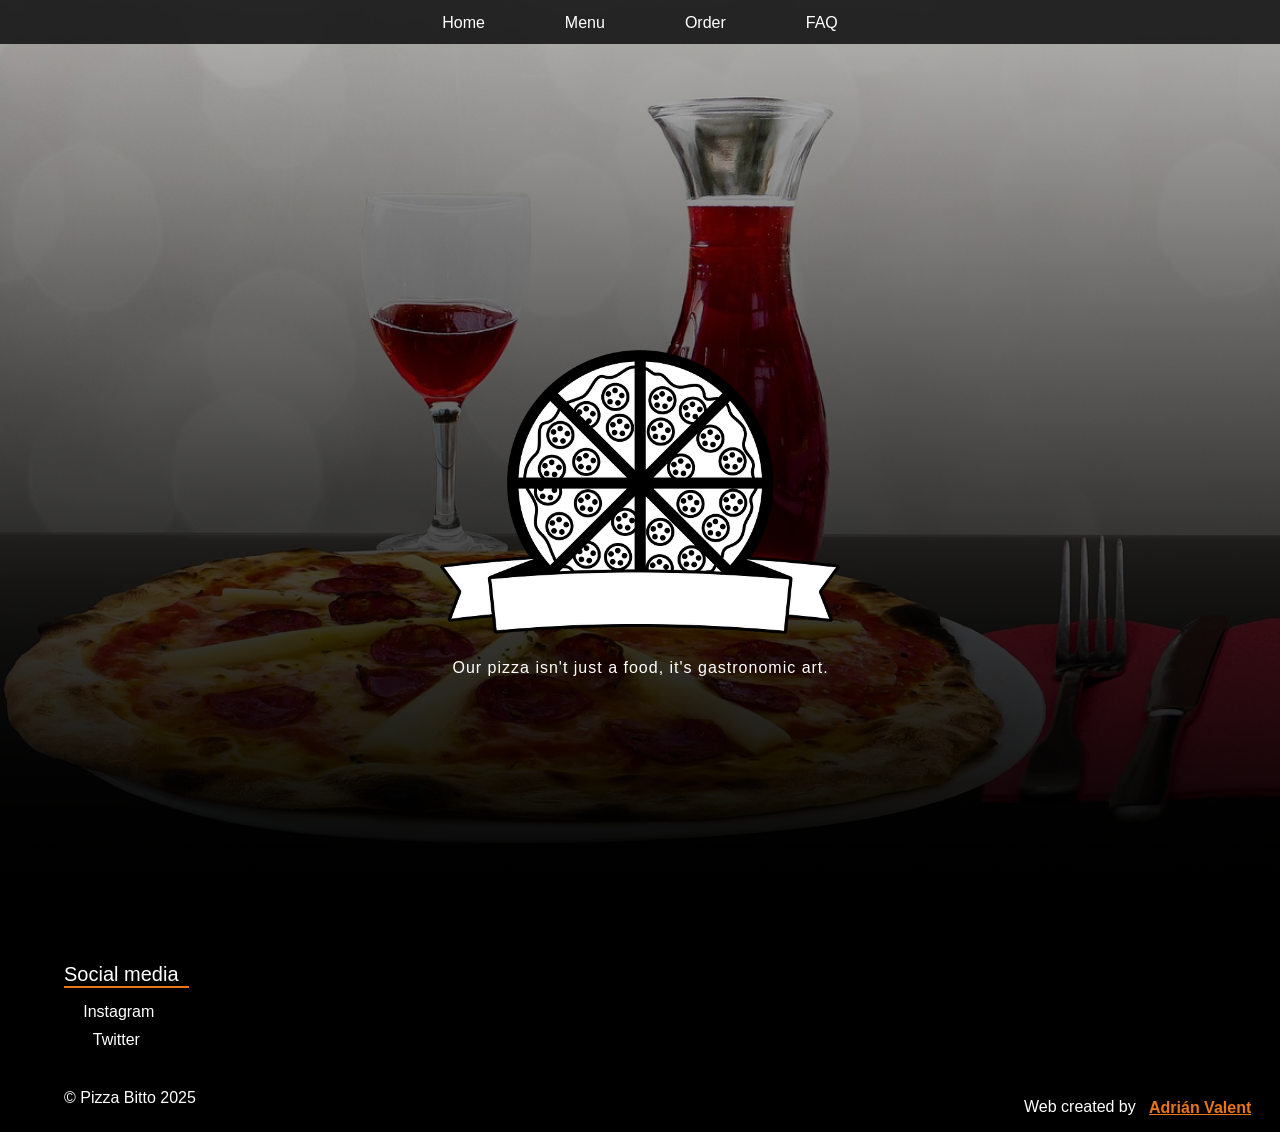
<file: index.html>
<!DOCTYPE html>
<html lang="en">
<head>
    <meta charset="UTF-8">
    <meta name="viewport" content="width=device-width, initial-scale=1.0">
    <title>Pizza Bitto</title>
    <link rel="icon" href="images/favicon.png">
    <link rel="stylesheet" href="css/global.css">
    <link rel="stylesheet" href="css/index.css">
</head>
<body>
    <header>
        <nav>
            <ul class="nav-menu">
                <li class="nav-item">
                    <a href="index.html" class="nav-link">Home</a>
                </li>
                <li class="nav-item">
                    <a href="menu.html" class="nav-link">Menu</a>
                </li>
                <li class="nav-item">
                    <a href="order.html" class="nav-link">Order</a>
                </li>
                <li class="nav-item">
                    <a href="faq.html" class="nav-link">FAQ</a>
                </li>
            </ul>
        </nav>
        <div class="mobile-nav">
            <ul class="mobile-menu">
                <li class="mobile-item">
                    <a href="index.html" class="mobile-link">Home</a>
                </li>
                <li class="mobile-item">
                    <a href="menu.html" class="mobile-link">Menu</a>
                </li>
                <li class="mobile-item">
                    <a href="order.html" class="mobile-link">Order</a>
                </li>
                <li class="mobile-item">
                    <a href="faq.html" class="mobile-link">FAQ</a>
                </li>
            </ul>
        </div>
        <div class="mobile-nav-background">
            <div class="hamburger">
                <span class="bar"></span>
                <span class="bar"></span>
                <span class="bar"></span>
            </div>
        </div>
        <div id="wrapper">
            <div id="center-align-1">
                <img src="images/pizza_bitto_logo.png" alt="Pizza Bitto Logo">
            </div>
            <div id="center-align-2">
                <p>Our pizza isn't just a food, it's gastronomic art.</p>
            </div>
        </div>
    </header>
    <main>
        
    </main>
    <footer>
        <p class="soc-media">Social media</p>
        <div class="links">
            <a href="#">Instagram</a>
            <a href="#" class="bird">Twitter</a>
        </div>
        <p class="copyright">&copy; Pizza Bitto 2025</p>
        <p class="credentials">Web created by<a href="#">Adrián Valent</a></p>
    </footer>
</body>
<script src="js/script.js"></script>
</html>
</file>
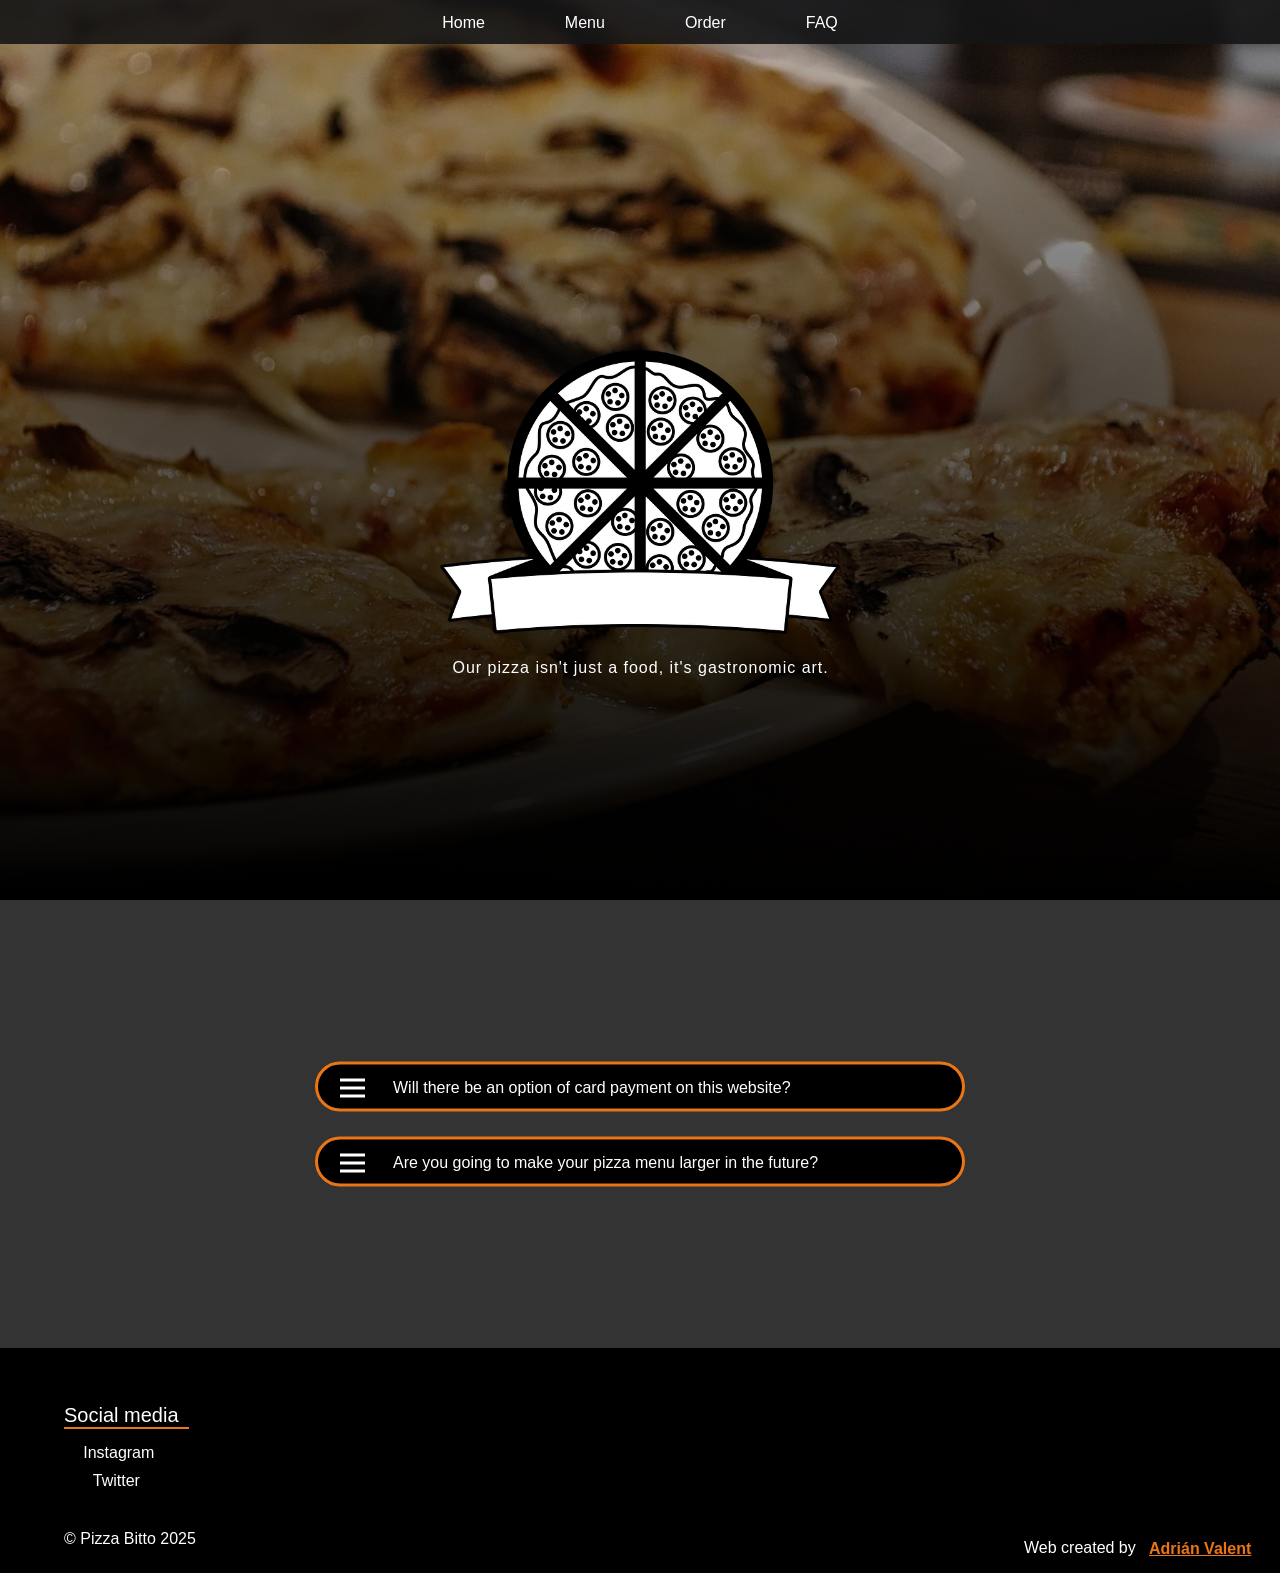
<file: faq.html>
<!DOCTYPE html>
<html lang="en">
<head>
    <meta charset="UTF-8">
    <meta name="viewport" content="width=device-width, initial-scale=1.0">
    <title>Pizza Bitto</title>
    <link rel="icon" href="images/favicon.png">
    <link rel="stylesheet" href="css/global.css">
    <link rel="stylesheet" href="css/faq.css">
</head>
<body>
    <header>
        <nav>
            <ul class="nav-menu">
                <li class="nav-item">
                    <a href="index.html" class="nav-link">Home</a>
                </li>
                <li class="nav-item">
                    <a href="menu.html" class="nav-link">Menu</a>
                </li>
                <li class="nav-item">
                    <a href="order.html" class="nav-link">Order</a>
                </li>
                <li class="nav-item">
                    <a href="faq.html" class="nav-link">FAQ</a>
                </li>
            </ul>
        </nav>
        <div class="mobile-nav">
            <ul class="mobile-menu">
                <li class="mobile-item">
                    <a href="index.html" class="mobile-link">Home</a>
                </li>
                <li class="mobile-item">
                    <a href="menu.html" class="mobile-link">Menu</a>
                </li>
                <li class="mobile-item">
                    <a href="order.html" class="mobile-link">Order</a>
                </li>
                <li class="mobile-item">
                    <a href="faq.html" class="mobile-link">FAQ</a>
                </li>
            </ul>
        </div>
        <div class="mobile-nav-background">
            <div class="hamburger">
                <span class="bar"></span>
                <span class="bar"></span>
                <span class="bar"></span>
            </div>
        </div>
        <div id="wrapper">
            <div id="center-align-1">
                <img src="images/pizza_bitto_logo.png" alt="Pizza Bitto Logo">
            </div>
            <div id="center-align-2">
                <p>Our pizza isn't just a food, it's gastronomic art.</p>
            </div>
        </div>
    </header>
    <main>
        <div class="questions">
            <div class="question-1">
                <p>Will there be an option of card payment on this website?</p>
                <div class="burger">
                    <span class="bar"></span>
                    <span class="bar"></span>
                    <span class="bar"></span>
                </div>
                <p class="answer-1">For now it isn't planned to add such a function to our website, but it's a good idea for later future.</p>
            </div>
            <div class="question-2">
                <p>Are you going to make your pizza menu larger in the future?</p>
                <div class="burger-2">
                    <span class="bar"></span>
                    <span class="bar"></span>
                    <span class="bar"></span>
                </div>
                <p class="answer-2">Yes, we are definitely planning on increasing the number of pizzas on the menu we could offer to our customers.</p>
            </div>
        </div>
    </main>
    <footer>
        <p class="soc-media">Social media</p>
        <div class="links">
            <a href="#">Instagram</a>
            <a href="#" class="bird">Twitter</a>
        </div>
        <p class="copyright">&copy; Pizza Bitto 2025</p>
        <p class="credentials">Web created by<a href="#">Adrián Valent</a></p>
    </footer>
    </footer>
</body>
<script src="js/script.js"></script>
</html>
</file>
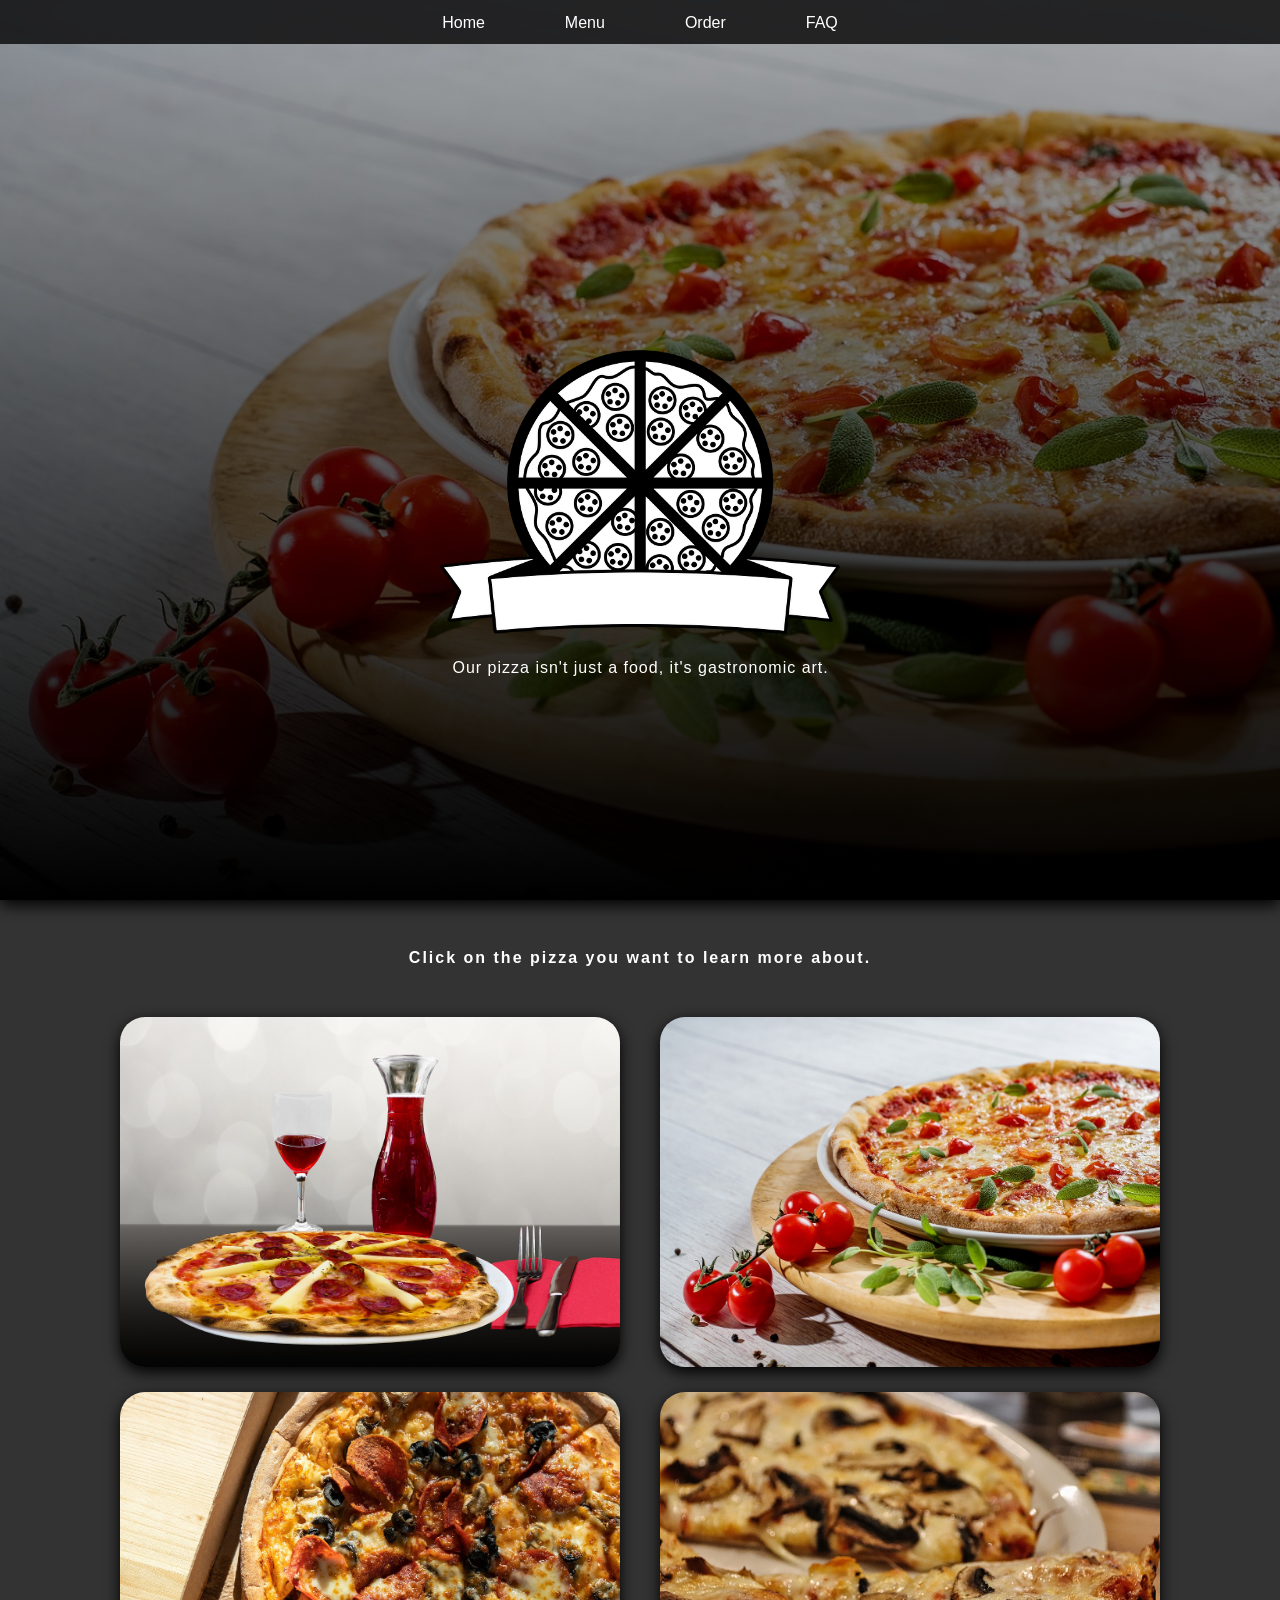
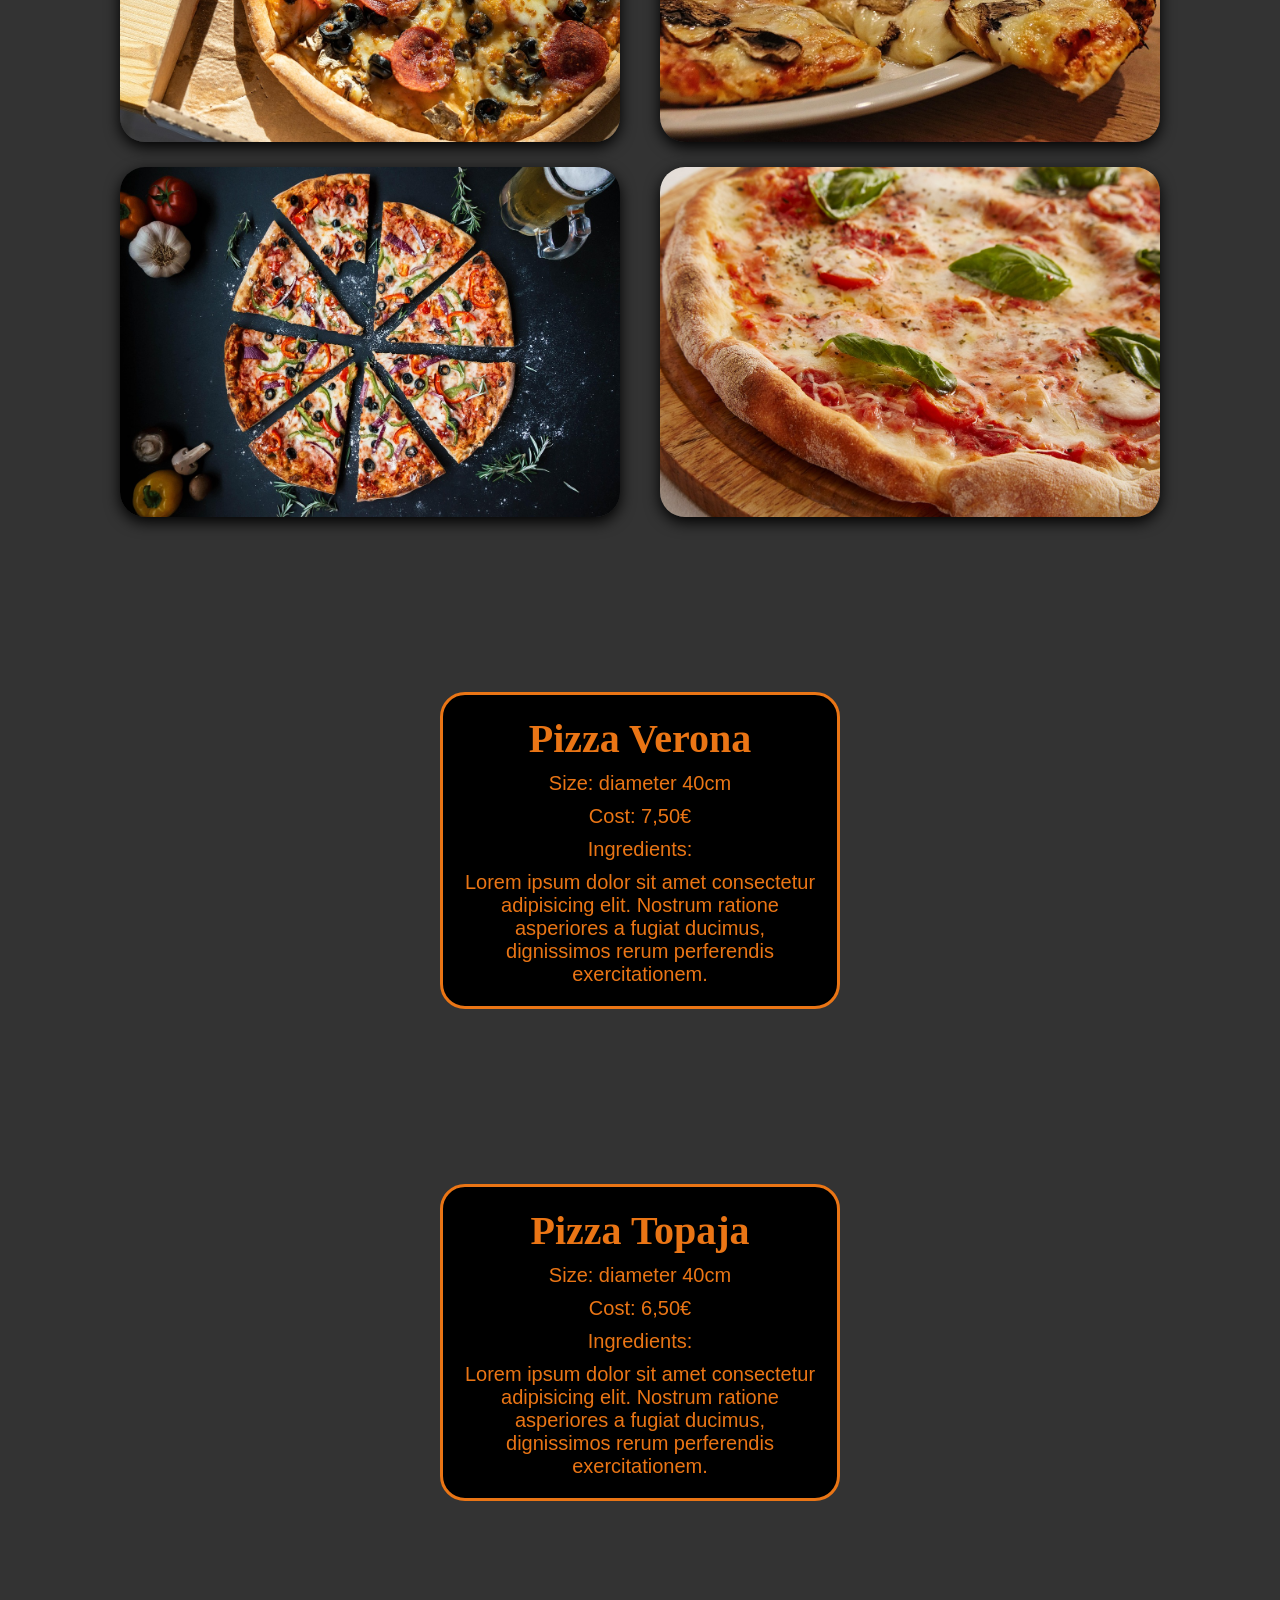
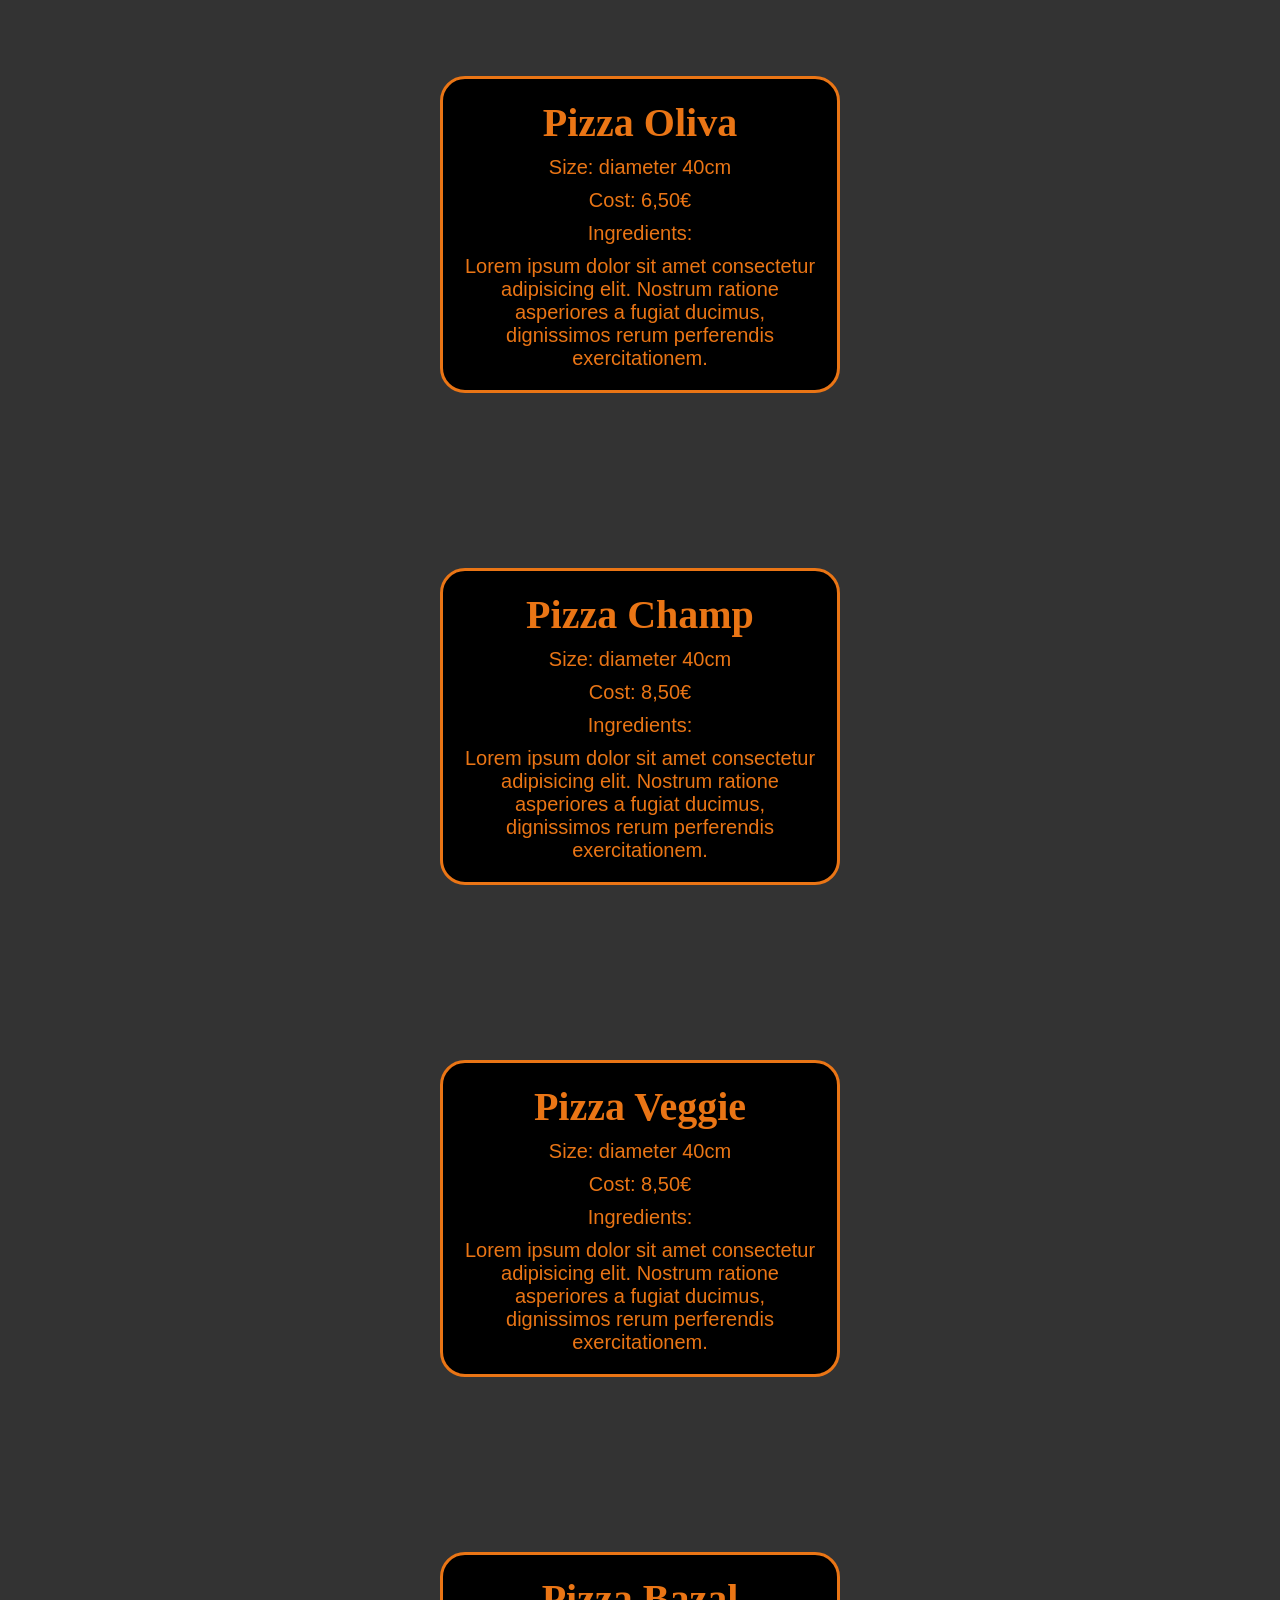
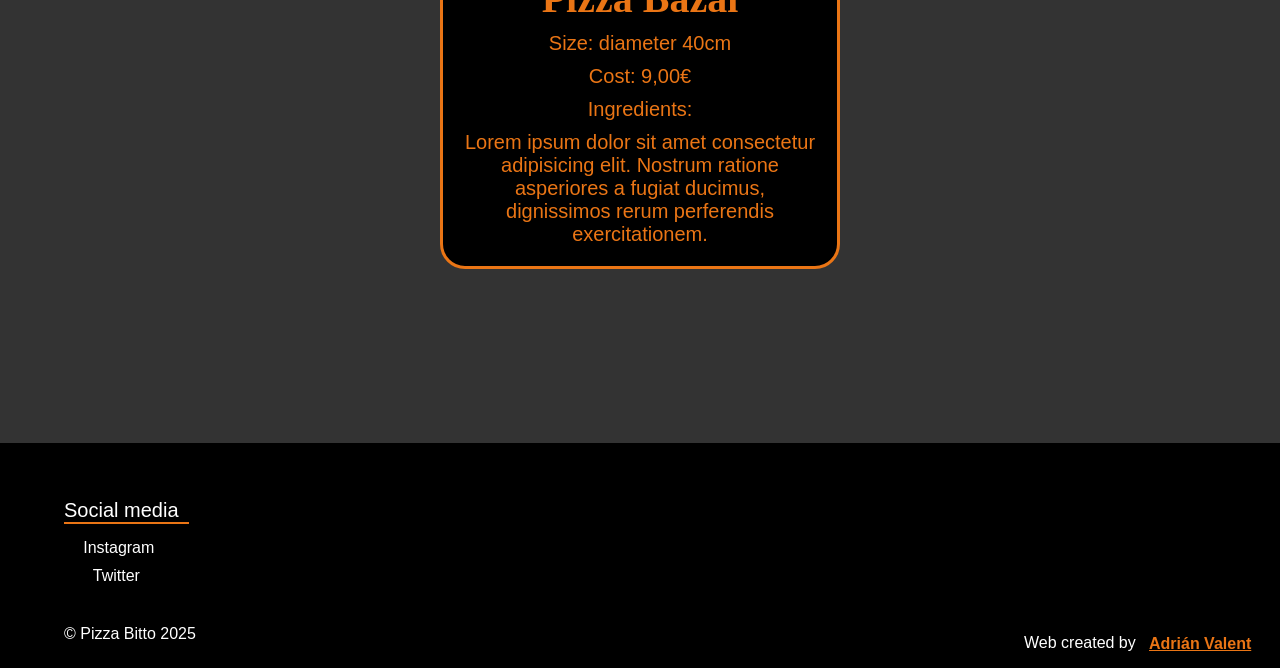
<file: menu.html>
<!DOCTYPE html>
<html lang="en">
<head>
    <meta charset="UTF-8">
    <meta name="viewport" content="width=device-width, initial-scale=1.0">
    <title>Pizza Bitto</title>
    <link rel="icon" href="images/favicon.png">
    <link rel="stylesheet" href="css/global.css">
    <link rel="stylesheet" href="css/menu.css">
</head>
<body>
    <header>
        <nav>
            <ul class="nav-menu">
                <li class="nav-item">
                    <a href="index.html" class="nav-link">Home</a>
                </li>
                <li class="nav-item">
                    <a href="menu.html" class="nav-link">Menu</a>
                </li>
                <li class="nav-item">
                    <a href="order.html" class="nav-link">Order</a>
                </li>
                <li class="nav-item">
                    <a href="faq.html" class="nav-link">FAQ</a>
                </li>
            </ul>
        </nav>
        <div class="mobile-nav">
            <ul class="mobile-menu">
                <li class="mobile-item">
                    <a href="index.html" class="mobile-link">Home</a>
                </li>
                <li class="mobile-item">
                    <a href="menu.html" class="mobile-link">Menu</a>
                </li>
                <li class="mobile-item">
                    <a href="order.html" class="mobile-link">Order</a>
                </li>
                <li class="mobile-item">
                    <a href="faq.html" class="mobile-link">FAQ</a>
                </li>
            </ul>
        </div>
        <div class="mobile-nav-background">
            <div class="hamburger">
                <span class="bar"></span>
                <span class="bar"></span>
                <span class="bar"></span>
            </div>
        </div>
        <div id="wrapper">
            <div id="center-align-1">
                <img src="images/pizza_bitto_logo.png" alt="Pizza Bitto Logo">
            </div>
            <div id="center-align-2">
                <p>Our pizza isn't just a food, it's gastronomic art.</p>
            </div>
        </div>
    </header>
    <main>
        <div class="gallery-wrapper">
            <strong><p>Click on the pizza you want to learn more about.</p></strong>
            <section id="main-section">
                <div class="mini-wrapper-1">
                    <img src="images/pizza1.jpg" alt="Pizza Verona" onclick="scrollToSection('section-1')">
                    <img src="images/pizza2.jpg" alt="Pizza Topaja" onclick="scrollToSection('section-2')" class="responsive-margin">
                </div>
                <div class="mini-wrapper-2">
                    <img src="images/pizza3.jpg" alt="Pizza Margherita" onclick="scrollToSection('section-3')">
                    <img src="images/pizza4.jpg" alt="Pizza Oliva" onclick="scrollToSection('section-4')" class="responsive-margin">
                </div>
                <div class="mini-wrapper-3">
                    <img src="images/pizza5.jpg" alt="Pizza Quatro Formaggi" onclick="scrollToSection('section-5')">
                    <img src="images/pizza6.jpg" alt="Pizza Gazdovská" onclick="scrollToSection('section-6')" class="responsive-margin">
                </div>
            </section>
        </div>
        <section id="section-1"></section>
        <div class="pizza-description">
            <h1>Pizza Verona</h1>
            <p>Size: diameter 40cm</p>
            <p>Cost: 7,50€</p>
            <p>Ingredients:</p>
            <p>Lorem ipsum dolor sit amet consectetur adipisicing elit. Nostrum ratione asperiores a fugiat ducimus, dignissimos rerum perferendis exercitationem.</p>
        </div>
        <section id="section-2"></section>
        <div class="pizza-description">
            <h1>Pizza Topaja</h1>
            <p>Size: diameter 40cm</p>
            <p>Cost: 6,50€</p>
            <p>Ingredients:</p>
            <p>Lorem ipsum dolor sit amet consectetur adipisicing elit. Nostrum ratione asperiores a fugiat ducimus, dignissimos rerum perferendis exercitationem.</p>
        </div>
        <section id="section-3"></section>
        <div class="pizza-description">
            <h1>Pizza Oliva</h1>
            <p>Size: diameter 40cm</p>
            <p>Cost: 6,50€</p>
            <p>Ingredients:</p>
            <p>Lorem ipsum dolor sit amet consectetur adipisicing elit. Nostrum ratione asperiores a fugiat ducimus, dignissimos rerum perferendis exercitationem.</p>
        </div>
        <section id="section-4"></section>
        <div class="pizza-description">
            <h1>Pizza Champ</h1>
            <p>Size: diameter 40cm</p>
            <p>Cost: 8,50€</p>
            <p>Ingredients:</p>
            <p>Lorem ipsum dolor sit amet consectetur adipisicing elit. Nostrum ratione asperiores a fugiat ducimus, dignissimos rerum perferendis exercitationem.</p>
        </div>
        <section id="section-5"></section>
        <div class="pizza-description">
            <h1>Pizza Veggie</h1>
            <p>Size: diameter 40cm</p>
            <p>Cost: 8,50€</p>
            <p>Ingredients:</p>
            <p>Lorem ipsum dolor sit amet consectetur adipisicing elit. Nostrum ratione asperiores a fugiat ducimus, dignissimos rerum perferendis exercitationem.</p>
        </div>
        <section id="section-6"></section>
        <div class="pizza-description">
            <h1>Pizza Bazal</h1>
            <p>Size: diameter 40cm</p>
            <p>Cost: 9,00€</p>
            <p>Ingredients:</p>
            <p>Lorem ipsum dolor sit amet consectetur adipisicing elit. Nostrum ratione asperiores a fugiat ducimus, dignissimos rerum perferendis exercitationem.</p>
        </div>
    </main>
    <footer>
        <p class="soc-media">Social media</p>
        <div class="links">
            <a href="#">Instagram</a>
            <a href="#" class="bird">Twitter</a>
        </div>
        <p class="copyright">&copy; Pizza Bitto 2025</p>
        <p class="credentials">Web created by<a href="#">Adrián Valent</a></p>
    </footer>
</body>
<script src="js/script.js"></script>
</html>
</file>
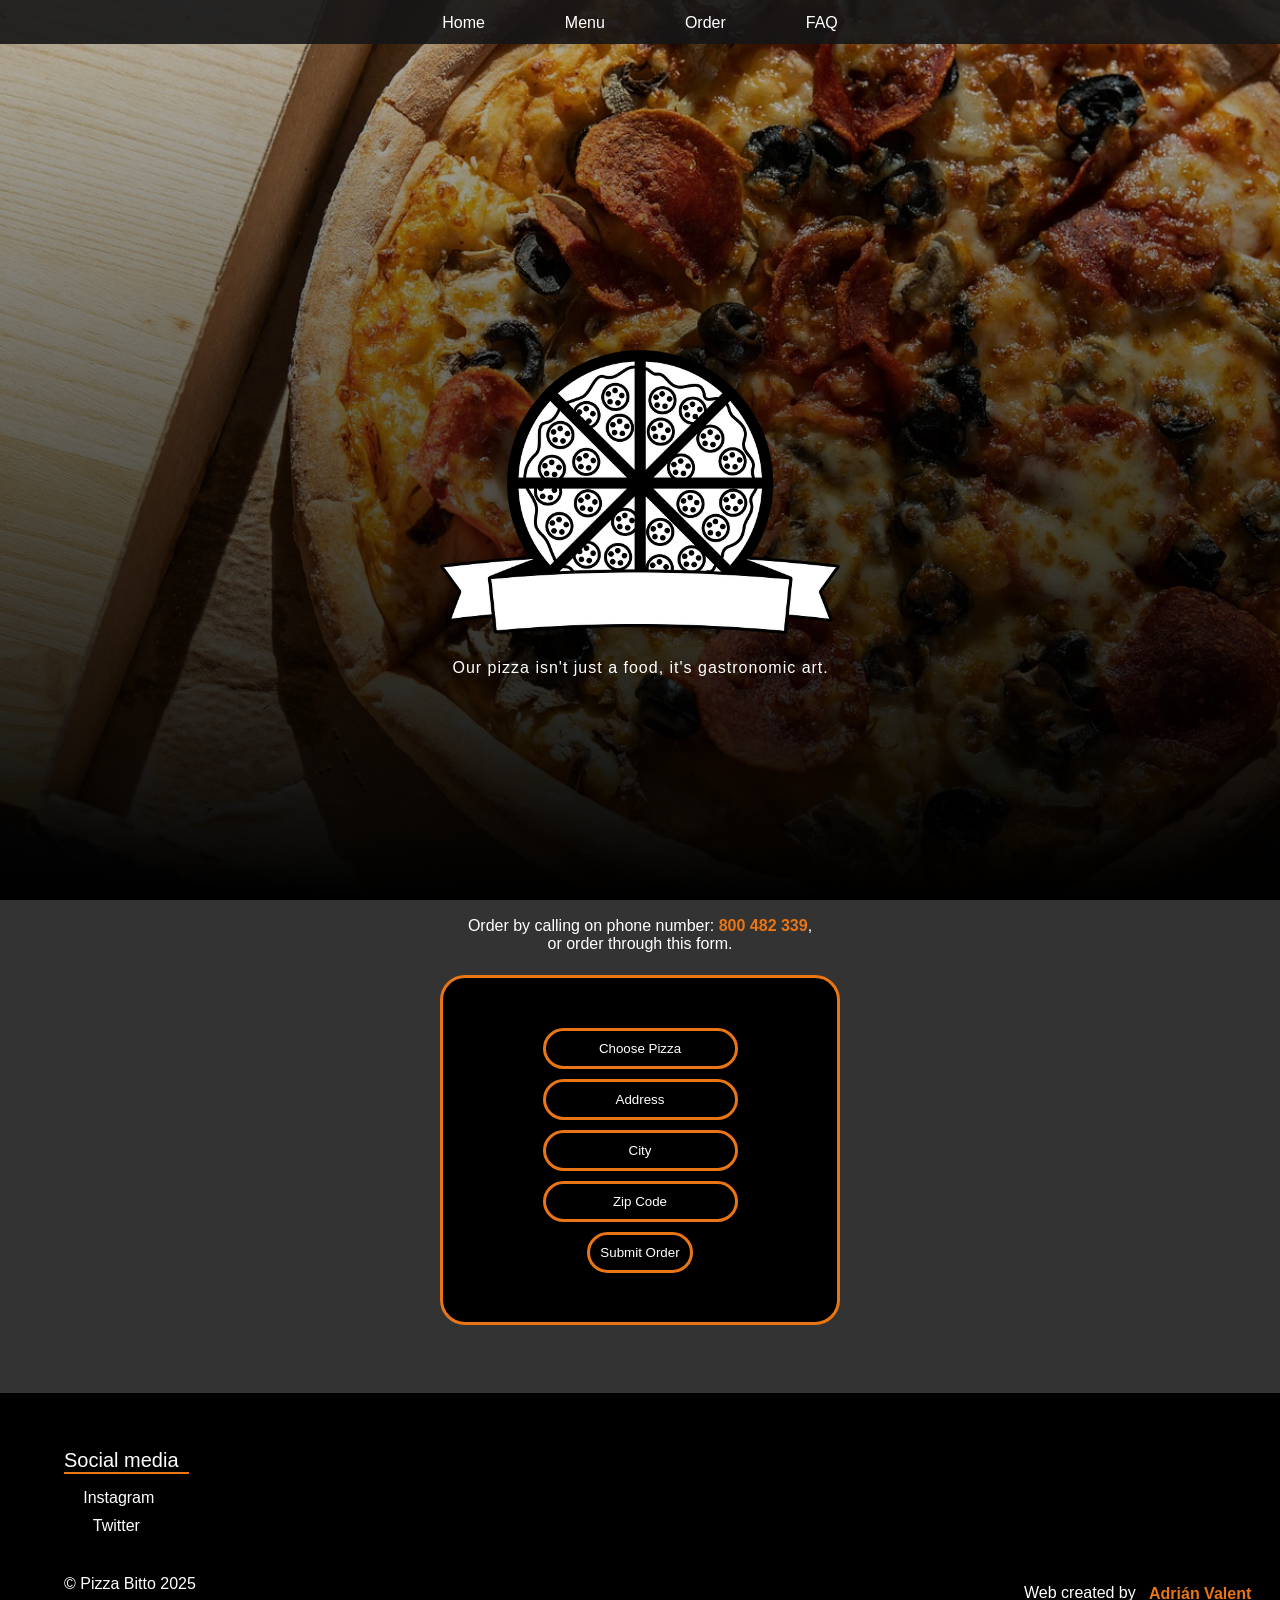
<file: order.html>
<!DOCTYPE html>
<html lang="en">
<head>
    <meta charset="UTF-8">
    <meta name="viewport" content="width=device-width, initial-scale=1.0">
    <title>Pizza Bitto</title>
    <link rel="icon" href="images/favicon.png">
    <link rel="stylesheet" href="css/global.css">
    <link rel="stylesheet" href="css/order.css">
</head>
<body>
    <header>
        <nav>
            <ul class="nav-menu">
                <li class="nav-item">
                    <a href="index.html" class="nav-link">Home</a>
                </li>
                <li class="nav-item">
                    <a href="menu.html" class="nav-link">Menu</a>
                </li>
                <li class="nav-item">
                    <a href="order.html" class="nav-link">Order</a>
                </li>
                <li class="nav-item">
                    <a href="faq.html" class="nav-link">FAQ</a>
                </li>
            </ul>
        </nav>
        <div class="mobile-nav">
            <ul class="mobile-menu">
                <li class="mobile-item">
                    <a href="index.html" class="mobile-link">Home</a>
                </li>
                <li class="mobile-item">
                    <a href="menu.html" class="mobile-link">Menu</a>
                </li>
                <li class="mobile-item">
                    <a href="order.html" class="mobile-link">Order</a>
                </li>
                <li class="mobile-item">
                    <a href="faq.html" class="mobile-link">FAQ</a>
                </li>
            </ul>
        </div>
        <div class="mobile-nav-background">
            <div class="hamburger">
                <span class="bar"></span>
                <span class="bar"></span>
                <span class="bar"></span>
            </div>
        </div>
        <div id="wrapper">
            <div id="center-align-1">
                <img src="images/pizza_bitto_logo.png" alt="Pizza Bitto Logo">
            </div>
            <div id="center-align-2">
                <p>Our pizza isn't just a food, it's gastronomic art.</p>
            </div>
        </div>
    </header>
    <main>
        <p>Order by calling on phone number: <span>800 482 339</span>,</p>
        <p>or order through this form.</p>
        <div class="order-form">
            <form action="">
                <input type="text" placeholder="Choose Pizza">
                <input type="text" placeholder="Address">
                <input type="text" placeholder="City">
                <input type="text", placeholder="Zip Code">
                <input type="submit" value="Submit Order" class="submit-input">
            </form>
        </div>
    </main>
    <footer>
        <p class="soc-media">Social media</p>
        <div class="links">
            <a href="#">Instagram</a>
            <a href="#" class="bird">Twitter</a>
        </div>
        <p class="copyright">&copy; Pizza Bitto 2025</p>
        <p class="credentials">Web created by<a href="#">Adrián Valent</a></p>
    </footer>
</body>
<script src="js/script.js"></script>
</html>
</file>
<file: css/global.css>
/* global design setting for all web pages */

* {
    margin: 0;
    padding: 0;
    box-sizing: border-box; 
}


header #center-align-1{
    display: flex;
    justify-content: center;
    align-items: center;
}

header #center-align-2 {
    display: flex;
    justify-content: center;
    align-items: center;
}

header #center-align-2 p {
    letter-spacing: 1px;
    margin-left: 25px;
}

header img {
    width: 400px;
    height: auto;
    margin-top: 250px;
}

header p {
    color: #fff;
    width: 400px;
    margin-top: 25px;
    font-family: sans-serif;
    z-index: 999;
}

footer {
    background-color: #000;
    width: 100%;
    height: 25vh;
    overflow: hidden;
    font-family: sans-serif;
}

footer .soc-media {
    color: #fff;
    font-size: 20px;
    border-bottom: 2px solid #ea7515;
    width: 125px;
    position: relative;
    left: 5%;
    top: 25%;
}

footer .links { 
    display: inline-block;
    position: relative;
    left: 6.5%;
    top: 27%;
}

footer .links .bird {
    position: relative;
    left: 6.5%;
    margin-left: 5px;
}

footer a {
    color: #fff;
    text-decoration: none;
    display: flex;
    margin-top: 10px;
}

footer a:hover {
    color: #ea7515;
    text-decoration: underline;
    transition: 0.5s;
}

footer .copyright {
    color: #fff;
    position: relative;
    top: 45%;
    left: 5%;
}

footer .credentials {
    color: #fff;
    position: relative;
    left: 85%;
    top: 37%;
}

footer .credentials a {
    color: #ea7515;
    text-decoration: underline;
    font-weight: bold;
    margin-left: 125px;
    margin-top: -17px;
}

/* responsivity of header */

@media only screen and (max-height: 1368px) {
    header #wrapper {
        margin-top: 150px;
    }

    header {
        overflow: hidden;
    }
}

@media only screen and (max-height: 1180px) {
    header #wrapper {
        margin-top: 100px;
    }

    header {
        overflow: hidden;
    }

}

@media only screen and (max-height:  745px) {
    header #wrapper {
        margin-top: -50px;
    }

    header {
        overflow: hidden;
    }
}

@media only screen and (max-height: 570px) {
    header #wrapper {
        margin-top: -150px;
    }
}

/* responsivity of main and footer */

@media only screen and (max-width: 1520px) {
    footer .credentials {
        left: 80%;
    }
}

@media only screen and (max-width: 1180px) {
    footer .credentials {
        left: 75%;
    }
}

@media only screen and (max-width: 920px) {
    footer .credentials {
        left: 70%;
    }
}

@media only screen and (max-width: 780px) {
    footer .soc-media {
        top: 6%;
    }

    footer .links {
        top: 7%;
        left: 10%;
    }

    footer .copyright {
        top: 12%;
    }

    footer .credentials {
        left: 65%;
    }
}

@media only screen and (max-width: 650px) {
    footer .credentials {
        left: 60%;
    }
}

@media only screen and (max-width: 560px) {
    footer .credentials {
        left: 4%;
    }
}

@media only screen and (max-height: 1368px) {
    footer .credentials {
        top: 41%;
    }
}

@media only screen and (max-height: 1366px) {
    main {
        margin-top: -1px;
    }

    footer {
        margin-top: -2px;
    }
}

@media only screen and (max-height: 1180px) {
    main {
        margin-top: -1px;
    }

    footer {
        margin-top: -1px;
    }

}

@media only screen and (max-height: 1024px) {
    main {
        margin-top: -1px;
    }

    footer {
        margin-top: -1px;
    }

}

@media only screen and (max-height: 896px) {
    main {
        margin-top: -1px;
    }

    footer {
        margin-top: -1px;
    }

}

@media only screen and (max-height: 932px) {
    main {
        margin-top: -1px;
    }

    footer {
        margin-top: -1px;
    }

}

@media only screen and (max-height: 740px) {
    footer .credentials {
        top: 27%;
    }
}

@media only screen and (max-height: 720px) {
    footer .credentials {
        top: 27%;
    }
}

@media only screen and (max-height: 653px) {
    footer .credentials {
        top: 20%;
    }
}

@media only screen and (max-height: 600px) {
    footer .soc-media {
        top: 2%;
    }

    footer .links {
        top: 3%;
        left: 8%;
    }

    footer .copyright {
        top: 22%;
    }

    footer .credentials {
        top: 10%;
    }

}

/* global design for responsive navigation bar */

header nav {
    background-color: rgba(22, 22, 23, .9);
    width: 100%;
    height: 2.75rem;
    position: fixed;
    z-index: 1000;
}

header nav .nav-menu {
    list-style-type: none;
    margin-top: 14px;
    margin-left: -5rem;
    font-family: sans-serif;
    display: flex;
    justify-content: center;
    align-items: center;
}

header nav .nav-item {
    float: left;
    margin-left: 5rem;
}

header nav .nav-link {
    color: #fff;
    text-decoration: none;
}

header nav .nav-link:hover {
    color: rgba(255, 255, 255, .8);
    transition: 0.5s;
}

header .mobile-nav-background {
    width: 100%;
    height: 2.75rem;
    position: fixed;
    background-color: #000;
    display: none;
    z-index: 1000;
}

header .mobile-nav {
    display: none;
}

.hamburger {
    display: none;
}

.bar {
    display: block;
    width: 25px;
    height: 3px;
    margin: 5px auto;
    -webkit-transition: all 0.3s ease-in-out;
    transition: all 0.3s ease-in-out;
    background-color: #fff;
}

/* responsivity of navbar */

@media only screen and (max-width: 768px) {
    header nav {
        display: none;
    }

    header .mobile-nav-background {
        display: flex;
        justify-content: flex-end;
        align-items: center;
        padding-right: 1rem;
    }

    header .mobile-nav {
        position: fixed;
        top: -100%;
        background-color: #000;
        width: 100%;
        height: 100vh;
        font-family: sans-serif;
        transition: 0.5s;
        display: block;
        z-index: 1000;
    }

    header .mobile-nav.active {
        top: 0;
        transition: 0.5s;
    }

    header .mobile-menu {
        display: flex;
        justify-content: center;
        align-items: center;
        flex-direction: column;
        list-style-type: none;
    }

    header .mobile-item {
        margin-top: 5rem;
    }

    header .mobile-link {
        color: #fff;
        text-decoration: none;
    }

    header .mobile-link:hover {
        color: rgba(255, 255, 255, .8);
        transition: 0.5s;
    }

    .hamburger {
        display: block;
        cursor: pointer;
    }

    .hamburger.active .bar:nth-child(2) {
        opacity: 0;
    }
    
    .hamburger.active .bar:nth-child(1) {
        transform: translateY(8px) rotate(45deg);
    }
    
    .hamburger.active .bar:nth-child(3) {
        transform: translateY(-8px) rotate(-45deg);
    }

}

/* global responsivity of pizza bitto logo and the slogan */

@media only screen and (max-width: 430px) {

    header img {
        width: 300px;
        height: auto;
    }

    header p {
        width: 225px;
        margin-left: 15px;
    }

}

/* global design for scrollbar */

  /* Firefox */
  * {
    scrollbar-width: auto;
    scrollbar-color: #000000 transparent;
}

  /* Chrome, Edge, and Safari */
  *::-webkit-scrollbar {
    width: 15px;
}


  *::-webkit-scrollbar-thumb {
    background-color: #000000;
    border-radius: 10px;
    border: 3px solid #fff;
}
</file>
<file: css/index.css>
header {
    background-image: linear-gradient(#00000044, #000), url(../images/pizza1.jpg);
    background-size: cover;
    background-position: center;
    height: 100vh;
    overflow: hidden;
}

main {
    background-color: #000;
    width: 100%;
    height: 1vh;
    overflow: hidden;
    font-family: sans-serif;
    font-weight: bold;
}
</file>
<file: css/faq.css>
header {
    background-image: linear-gradient(#00000044, #000), url(../images/pizza4.jpg);
    background-size: cover;
    background-position: center;
    height: 100vh;
    overflow: hidden;
}

header #center-align-1{
    display: flex;
    justify-content: center;
    align-items: center;
}

header #center-align-2 {
    display: flex;
    justify-content: center;
    align-items: center;
}

main {
    background-color: rgba(0,0,0,0.8);
    height: 50vh;
    overflow: hidden;
}

main .questions {
    position: relative;
    top: 50%;
    transform: translateY(-50%);
}

main .question-1 {
    background-color: #000;
    width: 650px;
    height: 50px;
    border: solid 3px #ea7515;
    border-radius: 25px;
    display: flex;
    flex-direction: column;
    margin: 0 auto;
    transition: 0.5s;
}

main .question-1 p {
    color: #fff;
    font-family: sans-serif;
    margin-left: 75px;
    margin-top: 14px;
}

main .question-1.active {
    height: 100px;
    transition: 0.5s;
}

main .question-1 .answer-1 {
    opacity: 0;
    transition: 0.1s;
}

main .question-1 .answer-1.active {
    opacity: 100;
    transition: 1.5s;
}

main .question-2 {
    background-color: #000;
    width: 650px;
    height: 50px;
    border: solid 3px #ea7515;
    border-radius: 25px;
    display: flex;
    flex-direction: column;
    margin: 25px auto;
    transition: 0.5s;
}

main .question-2 p {
    color: #fff;
    font-family: sans-serif;
    margin-left: 75px;
    margin-top: 14px;
}

main .question-2.active {
    height: 100px;
    transition: 0.5s;
}

main .question-2 .answer-2 {
    opacity: 0;
    transition: 0.1s;
}

main .question-2 .answer-2.active {
    opacity: 100;
    transition: 1.5s;
}

.burger {
    cursor: pointer;
    margin-top: -23px;
    margin-left: -575px;
}

.burger.active .bar:nth-child(2) {
    opacity: 0;
}

.burger.active .bar:nth-child(1) {
    transform: translateY(8px) rotate(45deg);
}

.burger.active .bar:nth-child(3) {
    transform: translateY(-8px) rotate(-45deg);
}

.burger-2 {
    cursor: pointer;
    margin-top: -23px;
    margin-left: -575px;
}

.burger-2.active .bar:nth-child(2) {
    opacity: 0;
}

.burger-2.active .bar:nth-child(1) {
    transform: translateY(8px) rotate(45deg);
}

.burger-2.active .bar:nth-child(3) {
    transform: translateY(-8px) rotate(-45deg);
}

@media only screen and (max-width: 700px) {

    main .question-1 {
        width: 550px;
    }

    .burger {
        margin-left: -475px;
    }

    main .question-2 {
        width: 550px;
    }

    .burger-2 {
        margin-left: -475px;
    }

}

@media only screen and (max-width: 600px) {

    main .question-1 {
        width: 450px;
        font-size: small;
    }

    .burger {
        margin-left: -375px;
    }

    main .question-2 {
        width: 450px;
        font-size: small;
    }

    .burger-2 {
        margin-left: -375px;
    }

}

@media only screen and (max-width: 500px) {

    main .question-1 {
        width: 300px;
        height: 60px;
    }

    main .question-1.active {
        width: 305px;
        height: 110px;
    }

    .burger {
        margin-top: -33px;
        margin-left: -225px;
    }

    main .question-2 {
        width: 300px;
        height: 60px;
    }

    main .question-2.active {
        height: 125px;
    }

    .burger-2 {
        margin-top: -33px;
        margin-left: -225px;
    }

}
</file>
<file: css/menu.css>
header {
    background-image: linear-gradient(#00000044, #000), url(../images/pizza2.jpg);
    background-size: cover;
    background-position: center;
    height: 100vh;
    overflow: hidden;
    box-shadow: 0px 5px 15px 0px #000;
    -webkit-box-shadow: 0px 5px 15px 0px #000;
    -moz-box-shadow: 0px 5px 15px 0px #000;
}

header #center-align-1{
    display: flex;
    justify-content: center;
    align-items: center;
}

header #center-align-2 {
    display: flex;
    justify-content: center;
    align-items: center;
}

main {
    background-color: rgba(0,0,0,0.8);
    overflow: hidden;
}

main .gallery-wrapper p {
    font-family: sans-serif;
    color: #fff;
    text-align: center;
    margin-top: 50px;
    letter-spacing: 2px;
}

main .gallery-wrapper img:hover {
    width: 510px;
    height: 360px;
    transition: 0.5s;
}

main .mini-wrapper-1 {
    display: flex;
    flex-direction: row;
    justify-content: center;
    align-items: center;
    margin-top: 50px;
}

main .mini-wrapper-1 img{
    width: 500px;
    height: 350px;
    border-radius: 25px;
    margin: 0 20px;
    box-shadow: 0px 5px 15px 0px #000;
    -webkit-box-shadow: 0px 5px 15px 0px #000;
    -moz-box-shadow: 0px 5px 15px 0px #000;
    cursor: pointer;
    z-index: 999;
}

main .mini-wrapper-2 {
    display: flex;
    flex-direction: row;
    justify-content: center;
    align-items: center;
    margin-top: 25px;
}

main .mini-wrapper-2 img{
    width: 500px;
    height: 350px;
    border-radius: 25px;
    margin: 0 20px;
    box-shadow: 0px 5px 15px 0px #000;
    -webkit-box-shadow: 0px 5px 15px 0px #000;
    -moz-box-shadow: 0px 5px 15px 0px #000;
    cursor: pointer;
    z-index: 999;
}

main .mini-wrapper-3 {
    display: flex;
    flex-direction: row;
    justify-content: center;
    align-items: center;
    margin-top: 25px;
}

main .mini-wrapper-3 img {
    width: 500px;
    height: 350px;
    border-radius: 25px;
    margin: 0 20px;
    box-shadow: 0px 5px 15px 0px #000;
    -webkit-box-shadow: 0px 5px 15px 0px #000;
    -moz-box-shadow: 0px 5px 15px 0px #000;
    cursor: pointer;
    z-index: 999;
}

main .pizza-description {
    border: solid 3px #ea7515;
    border-radius: 25px;
    color: #ea7515;
    padding: 20px;
    width: 400px;
    background-color: #000;
    display: flex;
    flex-direction: column;
    margin: 175px auto;
}

main .pizza-description h1 {
    text-align: center;
    font-size: 40px;
}

main .pizza-description p {
    margin-top: 10px;
    font-size: 20px;
    font-family: sans-serif;
    text-align: center;
}

@media only screen and (max-width: 1110px) {

    main .mini-wrapper-1 {
        flex-direction: column;
        gap: 25px;
    }

    main .mini-wrapper-2 {
        flex-direction: column;
        gap: 25px;
    }

    main .mini-wrapper-3 {
        flex-direction: column;
        gap: 25px;
    }


}

@media only screen and (max-width: 580px) {

    main .gallery-wrapper img {
        width: 400px;
        height: 250px;
    }

    main .pizza-description {
        width: 300px;
    }

}

@media only screen and (max-width: 440px) {

    main .gallery-wrapper p {
        display: none;
    }

    main .gallery-wrapper img {
        display: none;
    }

}
</file>
<file: css/order.css>
header {
    background-image: linear-gradient(#00000044, #000), url(../images/pizza3.jpg);
    background-size: cover;
    background-position: center;
    height: 100vh;
    overflow: hidden;
}

header #center-align-1{
    display: flex;
    justify-content: center;
    align-items: center;
}

header #center-align-2 {
    display: flex;
    justify-content: center;
    align-items: center;
}

main {
    background-color: rgba(0,0,0,0.8);
    height: 55vh;
    font-family: sans-serif;
    overflow: hidden;
}

main p {
    color: #fff;
    text-align: center;
    position: relative;
    top: 2vh;
}

main p span {
    color: #ea7515;
    font-weight: bold;
}

main .order-form {
    display: flex;
    flex-direction: column;
    margin: 40px auto;
    background-color: #000;
    border: solid 3px #ea7515;
    border-radius: 25px;
    width: 400px;
    height: 350px;
}

main .order-form form {
    margin-top: 40px;
}

main .order-form form input {
    display: flex;
    margin: 10px auto;
    padding: 10px;
    outline: none;
    border: solid 3px #ea7515;
    border-radius: 25px;
    background-color: transparent;
    color: #fff;
}

::placeholder {
    color: #fff;
    text-align: center;
}

main form .submit-input {
    margin: 0 auto;
    color: #ea7515;
    cursor: pointer;
}

main .order-form p {
    color: #ea7515;
    margin-top: -20px;
    text-align: center;
}

@media only screen and (max-width: 500px) {

    main .order-form {
        width: 300px;
        height: 350px;
    }

}

@media only screen and (max-height: 840px) {

    main {
        height: 60vh;
    }

}

@media only screen and (max-height: 740px) {

    main {
        height: 70vh;
    }

}

@media only screen and (max-height: 640px) {

    main {
        height: 80vh;
    }

}
</file>
